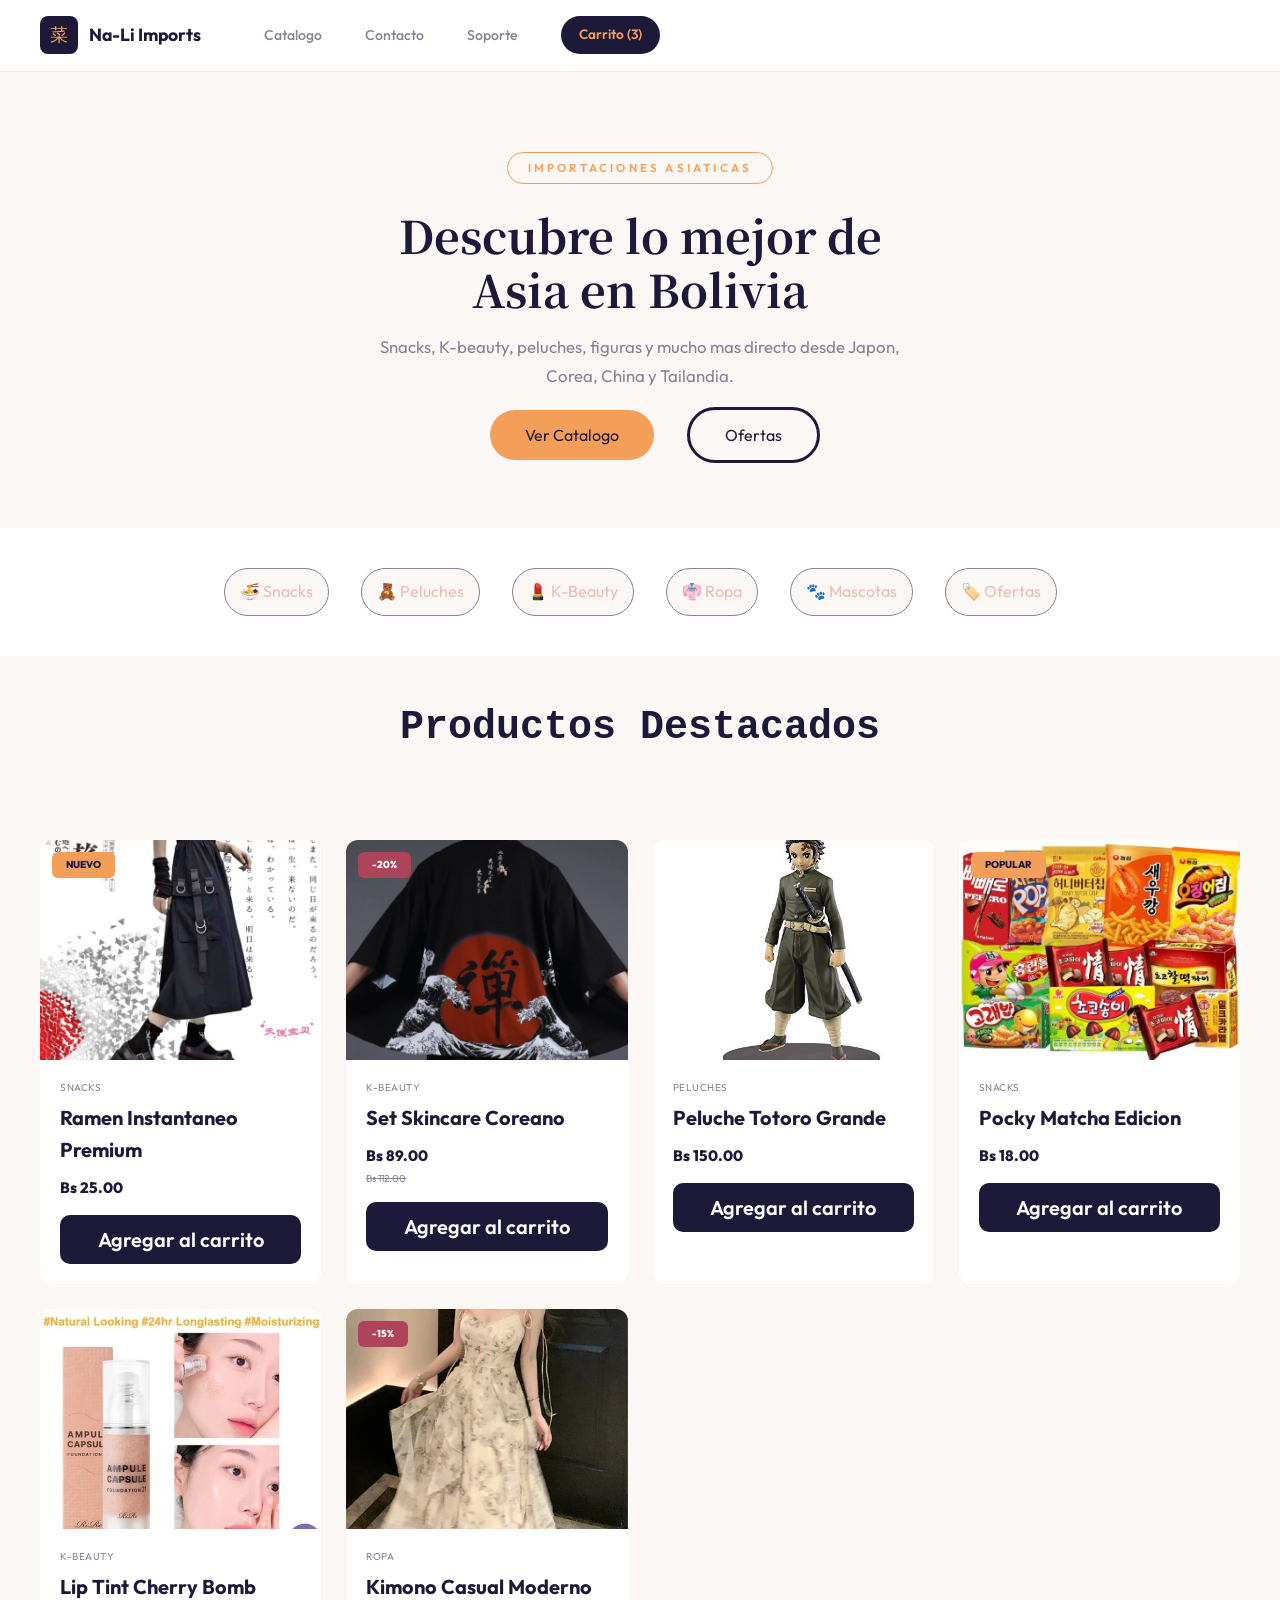
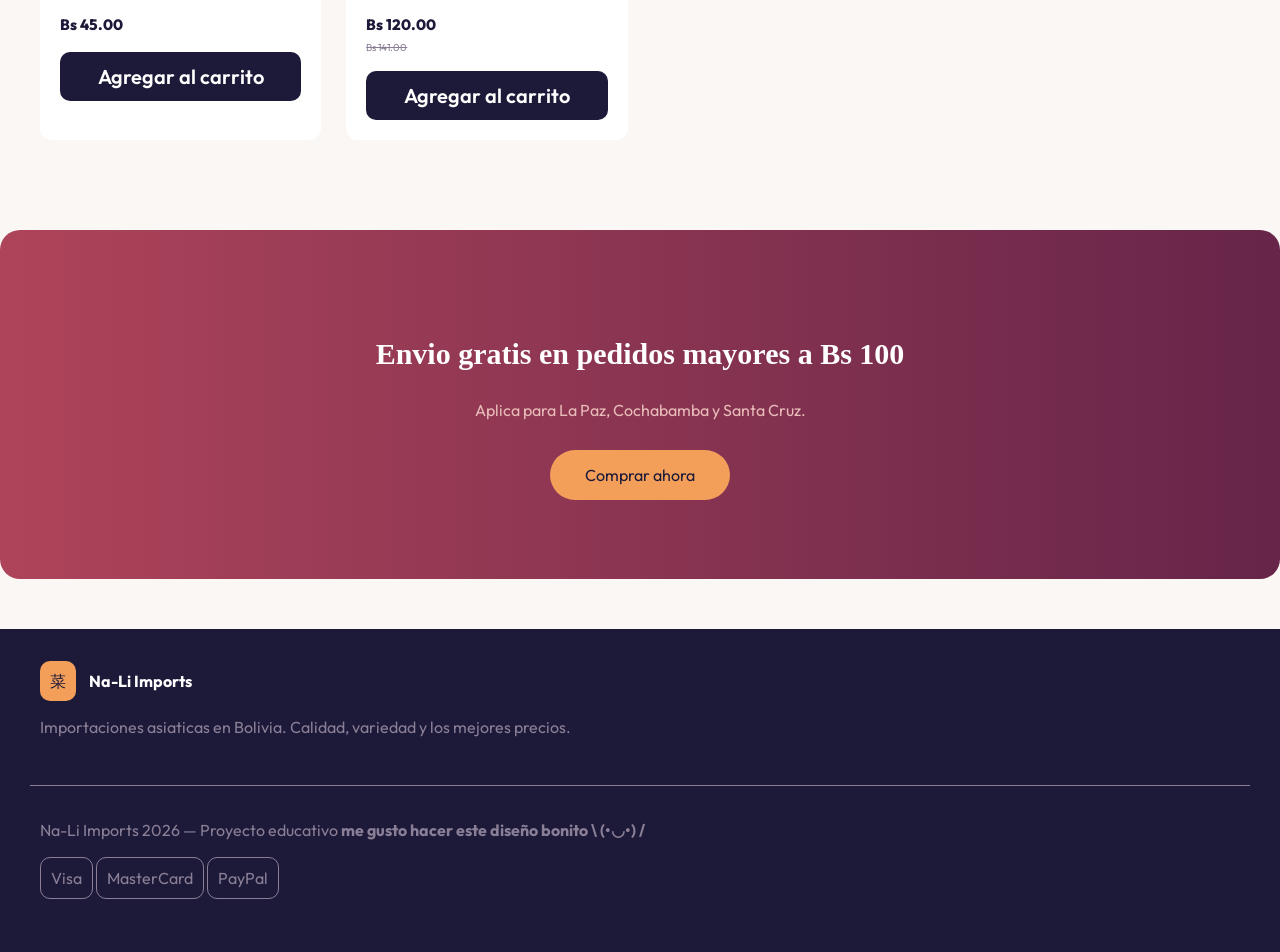
<file: COMPLETA PAGINA DIA5/inicio.html>
<!DOCTYPE html>
<html lang="es">
<head>
  <meta charset="UTF-8">
  <meta name="viewport" content="width=device-width, initial-scale=1.0">
  <title>Na-Li Imports — Catalogo</title>
  <link rel="preconnect" href="https://fonts.googleapis.com">
  <link rel="preconnect" href="https://fonts.gstatic.com" crossorigin>
  <link href="https://fonts.googleapis.com/css2?family=Outfit:wght@300;400;500;600;700;800&family=Noto+Serif+JP:wght@400;700&display=swap" rel="stylesheet">
  <link rel="stylesheet" href="styles.css">
</head>
<body>

  <nav class="nav">
    <span class="nav__logo-icon">菜</span>
    <span class="nav__logo-text">Na-Li Imports</span>
    <a href="#catalogo" class="nav__link">Catalogo</a>
    <a href="#" class="nav__link">Contacto</a>
    <a href="#" class="nav__link">Soporte</a>
    <span class="nav__cart">Carrito (3)</span>
  </nav>

 
  <header class="hero">
    <span class="hero__tag">Importaciones Asiaticas</span>
    <h1 class="hero__title">Descubre lo mejor de Asia en Bolivia</h1>
    <p class="hero__text">Snacks, K-beauty, peluches, figuras y mucho mas directo desde Japon, Corea, China y Tailandia.</p>
    <a href="#catalogo" class="btn">Ver Catalogo</a>
    <a href="#" class="btn--outline">Ofertas</a>
  </header>

 
  <section class="categorias">
    <span class="categoria">🍜 Snacks</span>
    <span class="categoria">🧸 Peluches</span>
    <span class="categoria">💄 K-Beauty</span>
    <span class="categoria">👘 Ropa</span>
    <span class="categoria">🐾 Mascotas</span>
    <span class="categoria">🏷️ Ofertas</span>
  </section>

  <section class="seccion" id="catalogo">
    <h2 class="seccion__titulo">Productos Destacados</h2>

    <div class="cards-container">

      <div class="card">
        <div class="card__imagen">
          <img src="img/producto1.jpg" alt="Ramen instantaneo premium">
          <span class="card__badge">Nuevo</span>
        </div>
        <div class="card__info">
          <span class="card__categoria">Snacks</span>
          <h3 class="card__nombre">Ramen Instantaneo Premium</h3>
          <p class="card__precio">Bs 25.00</p>
          <button class="card__btn">Agregar al carrito</button>
        </div>
      </div>

      <div class="card">
        <div class="card__imagen">
          <img src="img/producto2.jpg" alt="Set de skincare coreano">
          <span class="card__badge card__badge--oferta">-20%</span>
        </div>
        <div class="card__info">
          <span class="card__categoria">K-Beauty</span>
          <h3 class="card__nombre">Set Skincare Coreano</h3>
          <p class="card__precio">Bs 89.00</p>
          <p class="card__precio-antes">Bs 112.00</p>
          <button class="card__btn">Agregar al carrito</button>
        </div>
      </div>

      <div class="card">
        <div class="card__imagen">
          <img src="img/peluche1.jpg" alt="Peluche Totoro">
        </div>
        <div class="card__info">
          <span class="card__categoria">Peluches</span>
          <h3 class="card__nombre">Peluche Totoro Grande</h3>
          <p class="card__precio">Bs 150.00</p>
          <button class="card__btn">Agregar al carrito</button>
        </div>
      </div>

      <div class="card">
        <div class="card__imagen">
          <img src="img/snack1.webp" alt="Pocky matcha">
          <span class="card__badge">Popular</span>
        </div>
        <div class="card__info">
          <span class="card__categoria">Snacks</span>
          <h3 class="card__nombre">Pocky Matcha Edicion</h3>
          <p class="card__precio">Bs 18.00</p>
          <button class="card__btn">Agregar al carrito</button>
        </div>
      </div>

      <div class="card">
        <div class="card__imagen">
          <img src="img/makeup1.webp" alt="Lip tint coreano">
        </div>
        <div class="card__info">
          <span class="card__categoria">K-Beauty</span>
          <h3 class="card__nombre">Lip Tint Cherry Bomb</h3>
          <p class="card__precio">Bs 45.00</p>
          <button class="card__btn">Agregar al carrito</button>
        </div>
      </div>

      <div class="card">
        <div class="card__imagen">
          <img src="img/ropa1.webp" alt="Kimono moderno">
          <span class="card__badge card__badge--oferta">-15%</span>
        </div>
        <div class="card__info">
          <span class="card__categoria">Ropa</span>
          <h3 class="card__nombre">Kimono Casual Moderno</h3>
          <p class="card__precio">Bs 120.00</p>
          <p class="card__precio-antes">Bs 141.00</p>
          <button class="card__btn">Agregar al carrito</button>
        </div>
      </div>

    </div>
  </section>

  <section class="promo">
    <h2 class="promo__titulo">Envio gratis en pedidos mayores a Bs 100</h2>
    <p class="promo__texto">Aplica para La Paz, Cochabamba y Santa Cruz.</p>
    <a href="#" class="btn">Comprar ahora</a>
  </section>

 
  <footer class="footer">
    <div class="footer__marca">
      <span class="footer__logo-icon">菜</span>
      <span class="footer__logo-text">Na-Li Imports</span>
      <p class="footer__about">Importaciones asiaticas en Bolivia. Calidad, variedad y los mejores precios.</p>
    </div>
    <div class="footer__bottom">
      <p >Na-Li Imports 2026 — Proyecto educativo <strong>me gusto hacer este diseño bonito \ (•◡•) /</strong> </p>
      <span class="footer__pago">Visa</span>
      <span class="footer__pago">MasterCard</span>
      <span class="footer__pago">PayPal</span>
    </div>
  </footer>

</body>
</html>
</file>
<file: COMPLETA PAGINA DIA5/styles.css>
*,
*::before,
*::after {
  margin: 0;
  padding: 0;
  box-sizing: border-box;
}


:root {
  --navy: #1D1A39;
  --purple: #451952;
  --plum: #662549;
  --rose: #AE445A;
  --gold: #F39F5A;
  --pink-light: #E8BCB9;
  --cream: #FBF7F4;
  --white: #ffffff;
  --text-dark: #1D1A39;
  --text-body: #4A3F5C;
  --text-muted: #8A7F96;
}

body {
  font-family: 'Outfit', sans-serif;
  background-color: var(--cream);
  color: var(--text-body);
  line-height: 1.6;
    color: var(--pink-light);
}

a {
  text-decoration: none;
  color: inherit;
}

img {
  max-width: 100%;
}

button {
  font-family: inherit;
  cursor: pointer;
  border: none;
}

.nav {
  padding: 16px 40px;
  border-bottom: 1px solid rgba(29, 26, 57, 0.08);
  background-color: var(--white);
}

.nav__logo-icon {
  display: inline-block;
  width: 38px;
  height: 38px;
  line-height: 38px;
  text-align: center;
  background: var(--navy);
  color: var(--gold);
  font-size: 1.1rem;
  border-radius: 8px;
  margin-right: 8px;
  vertical-align: middle;
}

.nav__logo-text {
  font-size: 1.1rem;
  font-weight: 700;
  color: var(--text-dark);
  margin-right: 40px;
  vertical-align: middle;
}

.nav__link {
  display: inline-block;
  padding: 8px 18px;
  margin: 0 2px;
  font-size: 0.88rem;
  font-weight: 500;
  color: var(--text-muted);
  border-radius: 100px;
  transition: color 0.3s, backgroud 0.3s;
  vertical-align: middle;
}

.nav__link:hover {
  color: var(--text-dark);
  background: rgba(29, 26, 57, 0.05);
}

.nav__cart {
  display: inline-block;
  padding: 8px 18px;
  background: var(--navy);
  color: var(--gold);
  font-size: 0.85rem;
  font-weight: 600;
  border-radius: 100px;
  margin-left: 20px;
  vertical-align: middle;
}

.hero {
  max-width: 640px;
  margin: 0 auto;
  padding: 80px 40px;
  text-align: center;

}

.hero__tag {
  display: inline-block;
  font-size: 0.72rem;
  font-weight: 600;
  letter-spacing: 0.2rem;
  text-transform: uppercase;
  color: var(--gold);
  padding: 6px 20px;
  border: 1px solid var(--gold);
  border-radius: 100px;
  margin-bottom: 24px;

}

.hero__title {
  font-family: 'Noto Serif JP', serif;
  font-size: 2.8rem;
  font-weight: 700;
  color: var(--text-dark);
  line-height: 1.2;
  margin-bottom: 18px;
}

.hero__text{
  font-size: 1.05rem;
  color: var(--text-muted);
  line-height: 1.7;
  margin-bottom: 32px;
}
.btn{
  margin: 30px;
  padding: 15px 35px 15px 35px;
  background-color: var(--gold);
  border-radius: 45px;
  color: var(--text-dark)
}
.btn--outline{
  padding: 15px 35px 15px 35px;
  border-radius: 45px;
  border: #1D1A39,solid;
  color: var(--text-dark);
}
.categorias{
  background-color: var(--white);
  padding: 30px 20px 30px 20px;
  display: flex;
  flex-wrap: wrap;
  justify-content: center;
  gap: 12px;
}
.categoria{
  padding: 10px 15px 10px 15px;
  background-color: var(--cream);
  border-radius: 30px;
  border: var(--text-muted) ,solid,1px;
  margin: 10px;
}
.seccion__titulo{
  color: var(--text-dark);
  display: flex;
  justify-content: center;
  font-family: 'Courier New', Courier, monospace;
  font-size: 40px;
  padding: 40px;
  flex-wrap: wrap;
}

.cards-container {
  display: grid;
  grid-template-columns: repeat(auto-fit, minmax(280px, 1fr));
  gap: 25px;
  padding: 40px;
  background-color: var(--cream);
}

.card {
  background-color: var(--white);
  border-radius: 12px;
  overflow: hidden; 
  display: flex;
  flex-direction: column;
}

.card__imagen {
  position: relative;
  width: 100%;
  height: 220px;
}

.card__imagen img {
  width: 100%;
  height: 100%;
  object-fit: cover;
}

.card__badge {
  position: absolute;
  top: 12px;
  left: 12px;
  background-color: var(--gold);
  color: var(--text-dark);
  padding: 5px 14px;
  border-radius: 6px;
  font-size: 10px;
  font-weight: 800;
  text-transform: uppercase;
}

.card__badge--oferta {
  background-color: var(--rose);
  color: var(--white);
}

.card__info {
  padding: 20px;
}

.card__categoria {
  font-size: 10px;
  text-transform: uppercase;
  color: var(--text-muted);
  letter-spacing: 0.5px;
  display: block;
  margin-bottom: 6px;
}

.card__nombre {
  font-size: 20px;
  font-weight: 700;
  color: var(--text-dark);
  margin-bottom: 10px;
}

.card__precio {
  font-size: 15px;
  font-weight: 800;
  color: var(--navy);
  margin-bottom: 15px;
}

.card__precio-antes {
  display: block;
  font-size: 10px;
  color: var(--text-muted);
  text-decoration: line-through;
  margin-top: -12px;
  margin-bottom: 15px;
}

.card__btn {
  width: 100%;
  padding: 12px;
  background-color: var(--navy);
  color: var(--white);
  border: none;
  border-radius: 10px;
  font-weight: 600;
  font-size: 20px;
}

.promo{
  text-align: center;
  background: linear-gradient(to right,var(--rose), var(--plum) );
  padding: 90px;
  border-radius: 20px;
  margin: 50px 0px 50px 0px ;
}
.promo__titulo{
  padding: 10px;
  font-family: 'Times New Roman', Times, serif;
  color: var(--white);
  font-size: 30px;

}
.promo__texto{
  padding: 10px 40px 40px 40px;
}
.btn-promo{
  display: inline-block; 
  margin: 30px;
  padding: 12px 30px;
  background-color: var(--gold);
  border-radius: 45px;
  color: var(--text-dark)

}

.footer{
  background-color: var(--navy);
  padding: 30px;
  color: var(--text-muted);
}
.footer__marca{
  padding: 10px;
  border-bottom: 1px solid;

}
.footer__logo-icon{
  background-color: var(--gold);
  padding: 10px;
  border-radius: 10px;
  color: var(--text-dark);
}
.footer__logo-text{
  padding: 10px;
  color: var(--white);
  font-weight: bolder;
}
.footer__about{
  padding: 20px 0px 35px 0px;


}
.footer__bottom{
  padding: 20px 10px 20px 10px;
  line-height: 3;
}

.footer__pago{
  padding: 10px;
  border: 1px solid var(--text-muted);
  border-radius: 10px;
}
</file>
